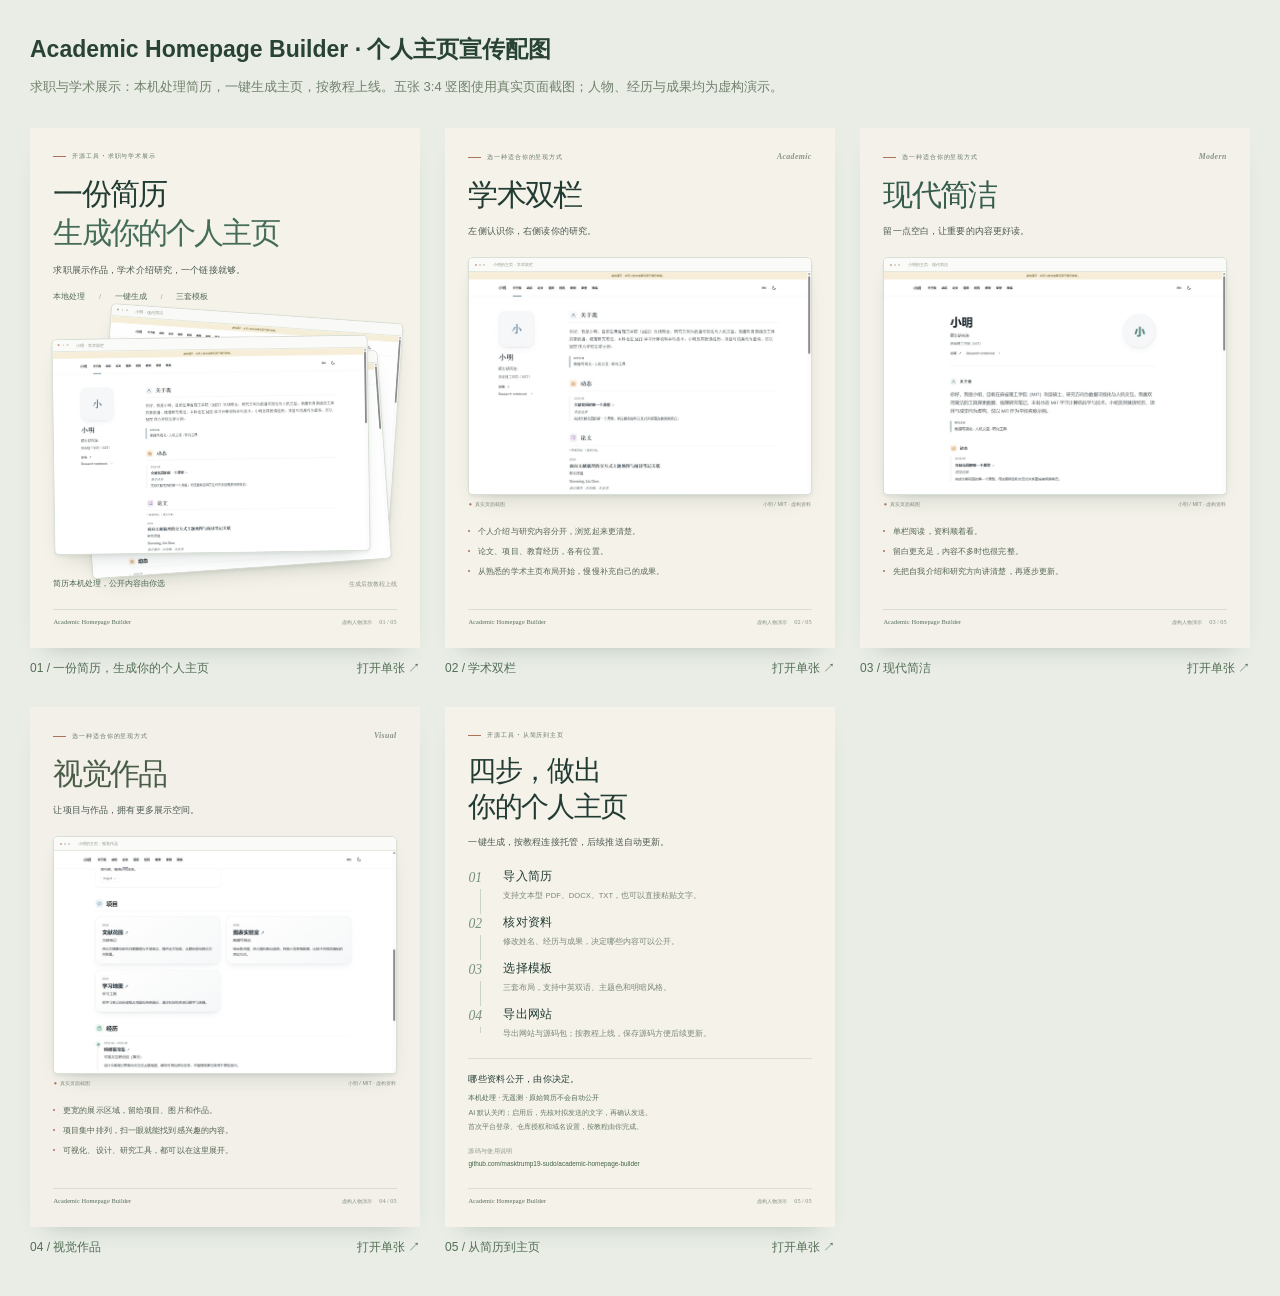
<file: docs/promo/index.html>
<!doctype html>
<html lang="zh-CN"><head><meta charset="utf-8"><meta name="viewport" content="width=device-width,initial-scale=1"><title>宣传配图预览 · Academic Homepage Builder</title><style>
*{box-sizing:border-box}body{margin:0;background:#e9ede6;color:#284234;font-family:"Microsoft YaHei","PingFang SC",sans-serif}header{max-width:1540px;padding:34px 30px 20px;margin:auto}h1{font-size:23px;font-weight:600;margin:0}p{font-size:13px;line-height:1.8;color:#71806c;margin:10px 0 0}.gallery{max-width:1540px;margin:auto;padding:10px 30px 40px;display:grid;grid-template-columns:repeat(3,minmax(0,1fr));gap:30px 25px}article{min-width:0}iframe{display:block;width:100%;aspect-ratio:3/4;border:0;box-shadow:0 12px 24px -18px #27493366;background:#f5f2e9}a{display:flex;justify-content:space-between;margin-top:12px;color:#536e55;text-decoration:none;font-size:12px}a:hover{text-decoration:underline}@media(max-width:1100px){.gallery{grid-template-columns:repeat(2,minmax(0,1fr))}}@media(max-width:650px){.gallery{grid-template-columns:1fr;padding:10px 18px 35px}header{padding:24px 18px 16px}}@media(prefers-reduced-motion:reduce){*{scroll-behavior:auto}}
</style></head><body><header><h1>Academic Homepage Builder · 个人主页宣传配图</h1><p>求职与学术展示：本机处理简历，一键生成主页，按教程上线。五张 3:4 竖图使用真实页面截图；人物、经历与成果均为虚构演示。</p></header><main class="gallery">
<article><iframe src="01-cover.html" title="封面预览"></iframe><a href="01-cover.html"><span>01 / 一份简历，生成你的个人主页</span><span>打开单张 ↗</span></a></article>
<article><iframe src="02-academic.html" title="学术双栏预览"></iframe><a href="02-academic.html"><span>02 / 学术双栏</span><span>打开单张 ↗</span></a></article>
<article><iframe src="03-modern.html" title="现代简洁预览"></iframe><a href="03-modern.html"><span>03 / 现代简洁</span><span>打开单张 ↗</span></a></article>
<article><iframe src="04-visual.html" title="视觉作品预览"></iframe><a href="04-visual.html"><span>04 / 视觉作品</span><span>打开单张 ↗</span></a></article>
<article><iframe src="05-workflow.html" title="流程与隐私说明预览"></iframe><a href="05-workflow.html"><span>05 / 从简历到主页</span><span>打开单张 ↗</span></a></article>
</main></body></html>
</file>
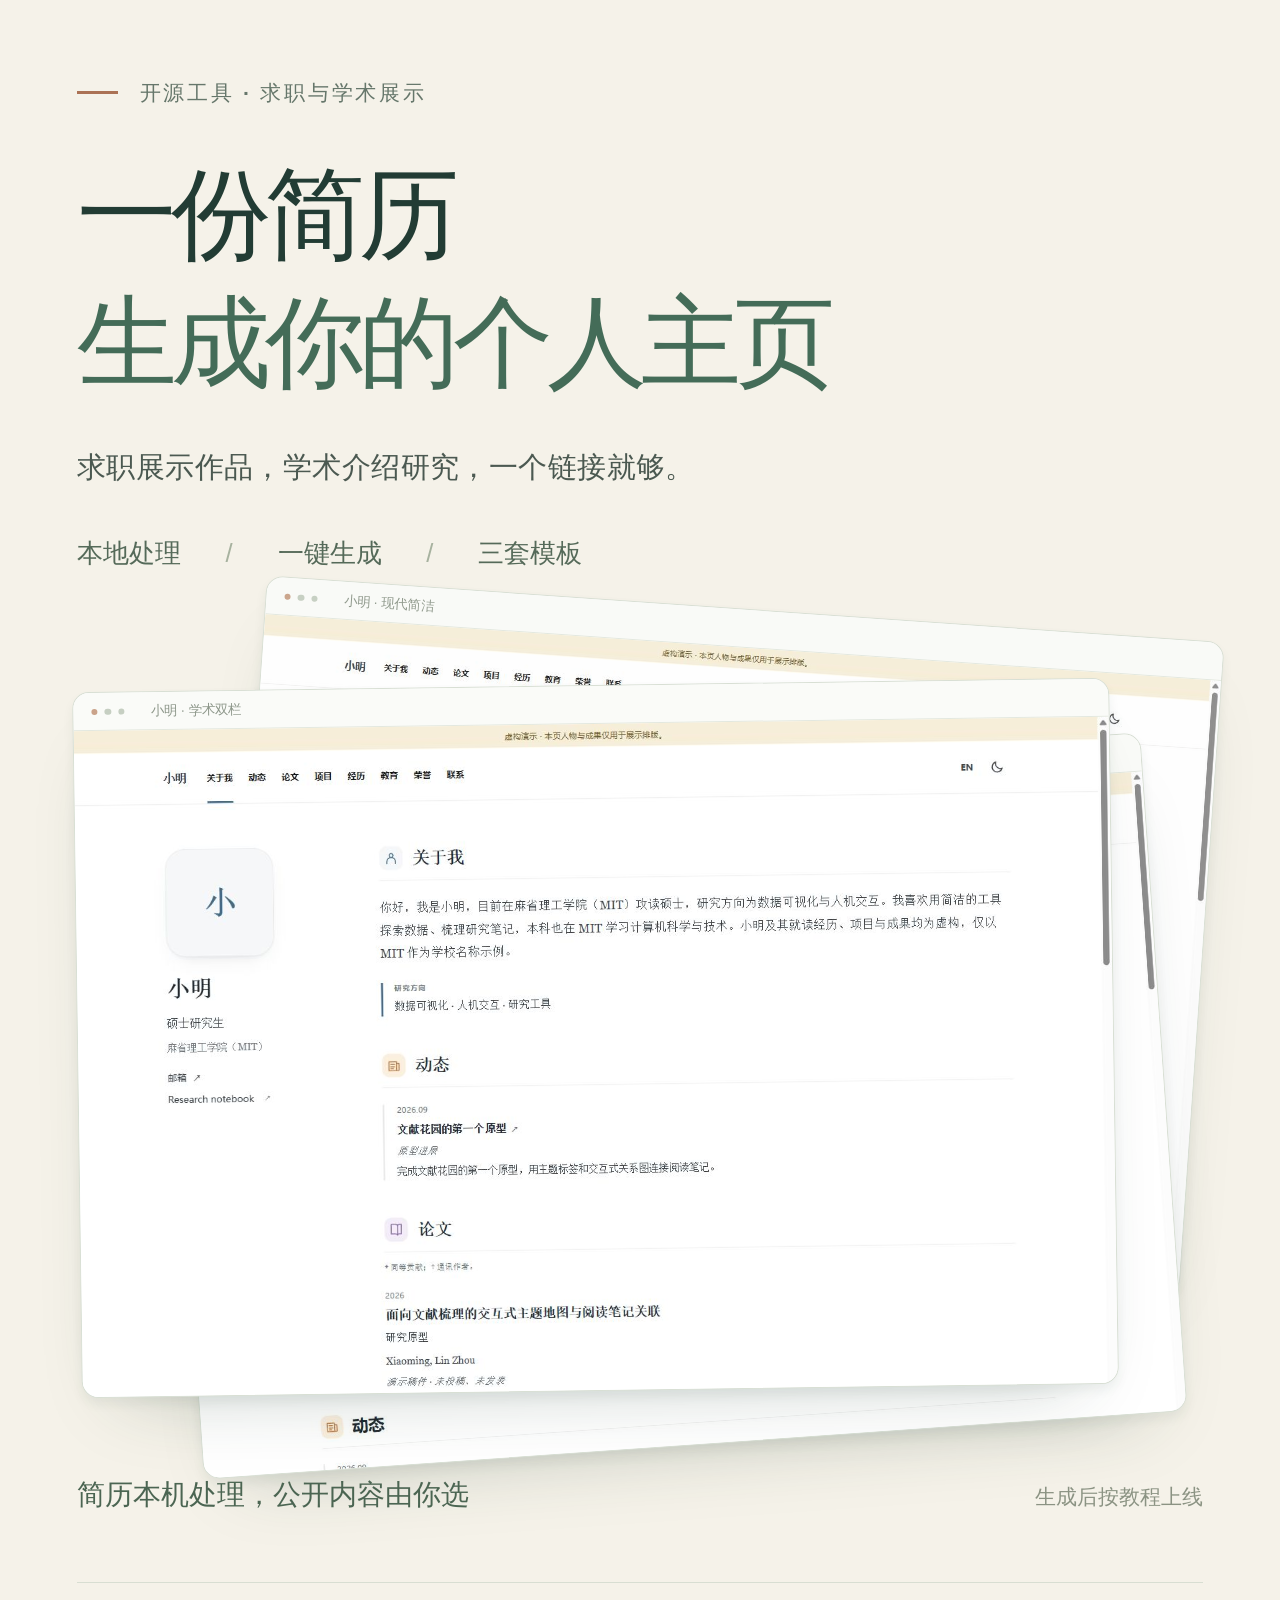
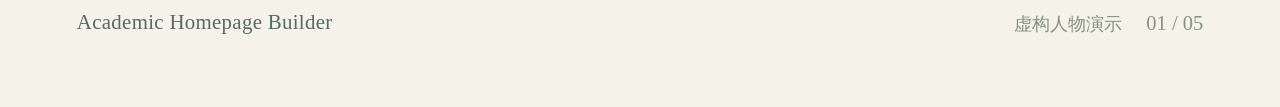
<file: docs/promo/01-cover.html>
<!doctype html>
<html lang="zh-CN"><head><meta charset="utf-8"><meta name="viewport" content="width=device-width,initial-scale=1"><title>一份简历，生成你的个人主页</title><link rel="stylesheet" href="style.css"></head>
<body><main class="poster cover">
  <p class="eyebrow">开源工具 · 求职与学术展示</p>
  <h1>一份简历<br><span>生成你的个人主页</span></h1>
  <p class="deck">求职展示作品，学术介绍研究，一个链接就够。</p>
  <div class="capabilities"><span>本地处理</span><span>一键生成</span><span>三套模板</span></div>
  <div class="cover-showcase" aria-label="小明的三套真实主页预览，人物与经历均为虚构演示">
    <figure class="browser back"><div class="browser-bar"><i></i><i></i><i></i><span>小明 · 现代简洁</span></div><img src="../screenshots/xiaoming-modern-zh.jpg" alt="小明的现代简洁主页真实截图"></figure>
    <figure class="browser middle"><div class="browser-bar"><i></i><i></i><i></i><span>小明 · 视觉作品</span></div><img src="../screenshots/xiaoming-visual-zh.jpg" alt="小明的视觉作品主页真实截图"></figure>
    <figure class="browser front"><div class="browser-bar"><i></i><i></i><i></i><span>小明 · 学术双栏</span></div><img src="../screenshots/xiaoming-academic-zh.jpg" alt="小明的学术双栏主页真实截图；学校名称使用麻省理工学院（MIT），人物与经历均为虚构演示"></figure>
  </div>
  <p class="cover-note"><span class="note-title">简历本机处理，公开内容由你选</span><span class="note-subtitle">生成后按教程上线</span></p>
  <footer class="footer"><span class="product">Academic Homepage Builder</span><span class="fiction">虚构人物演示 <span class="page-number">01 / 05</span></span></footer>
</main></body></html>
</file>
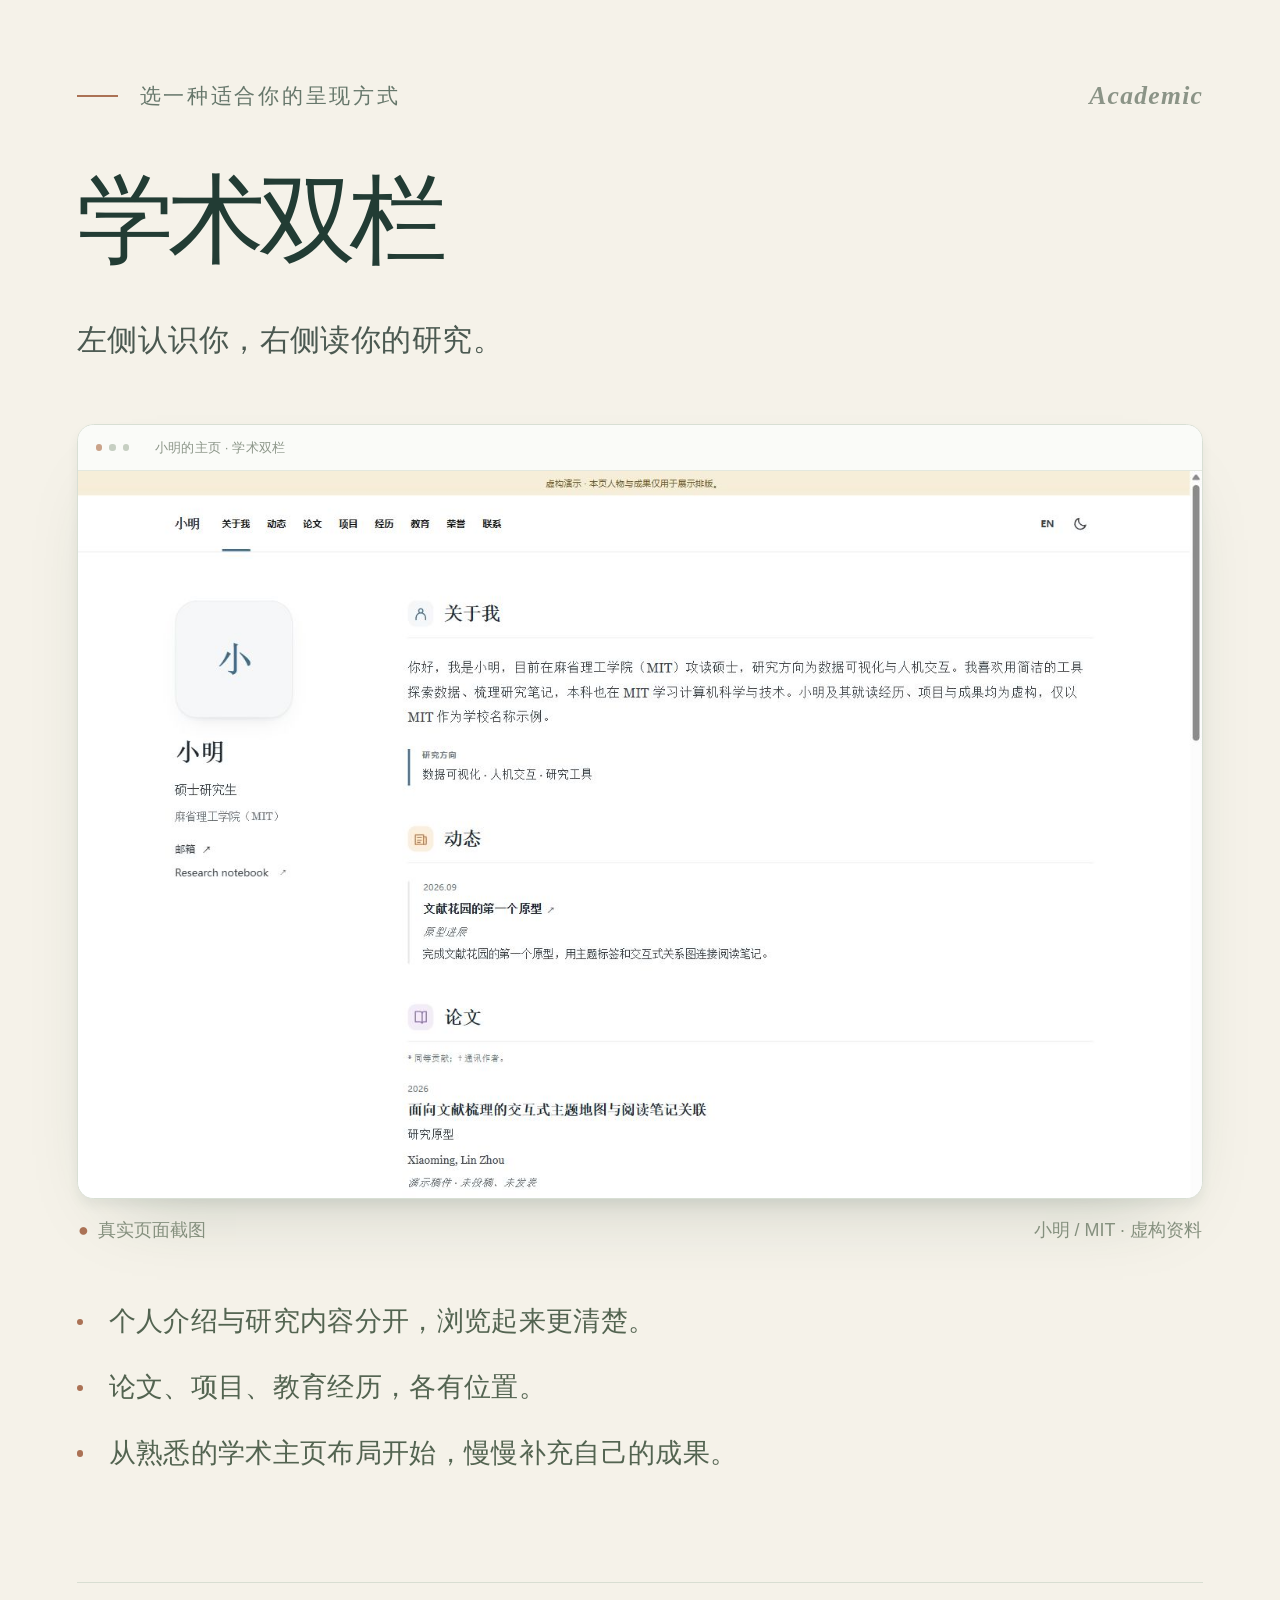
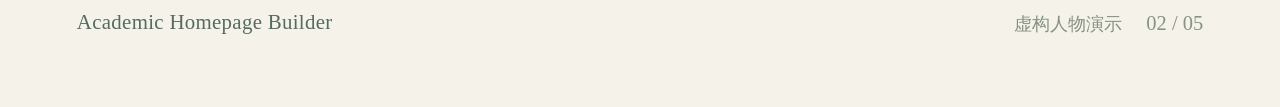
<file: docs/promo/02-academic.html>
<!doctype html>
<html lang="zh-CN"><head><meta charset="utf-8"><meta name="viewport" content="width=device-width,initial-scale=1"><title>学术双栏 · Academic Homepage Builder</title><link rel="stylesheet" href="style.css"></head>
<body><main class="poster template academic-poster">
  <p class="eyebrow">选一种适合你的呈现方式 <span class="edition">Academic</span></p>
  <h1>学术双栏</h1>
  <p class="deck">左侧认识你，右侧读你的研究。</p>
  <figure class="screen"><div class="browser"><div class="browser-bar"><i></i><i></i><i></i><span>小明的主页 · 学术双栏</span></div><img src="../screenshots/xiaoming-academic-zh.jpg" alt="小明的学术双栏主页，含个人介绍、研究方向、动态与论文"></div><figcaption class="screen-caption"><span><span class="dot">●</span>真实页面截图</span><span>小明 / MIT · 虚构资料</span></figcaption></figure>
  <ul class="notes"><li>个人介绍与研究内容分开，浏览起来更清楚。</li><li>论文、项目、教育经历，各有位置。</li><li>从熟悉的学术主页布局开始，慢慢补充自己的成果。</li></ul>
  <footer class="footer"><span class="product">Academic Homepage Builder</span><span class="fiction">虚构人物演示 <span class="page-number">02 / 05</span></span></footer>
</main></body></html>
</file>
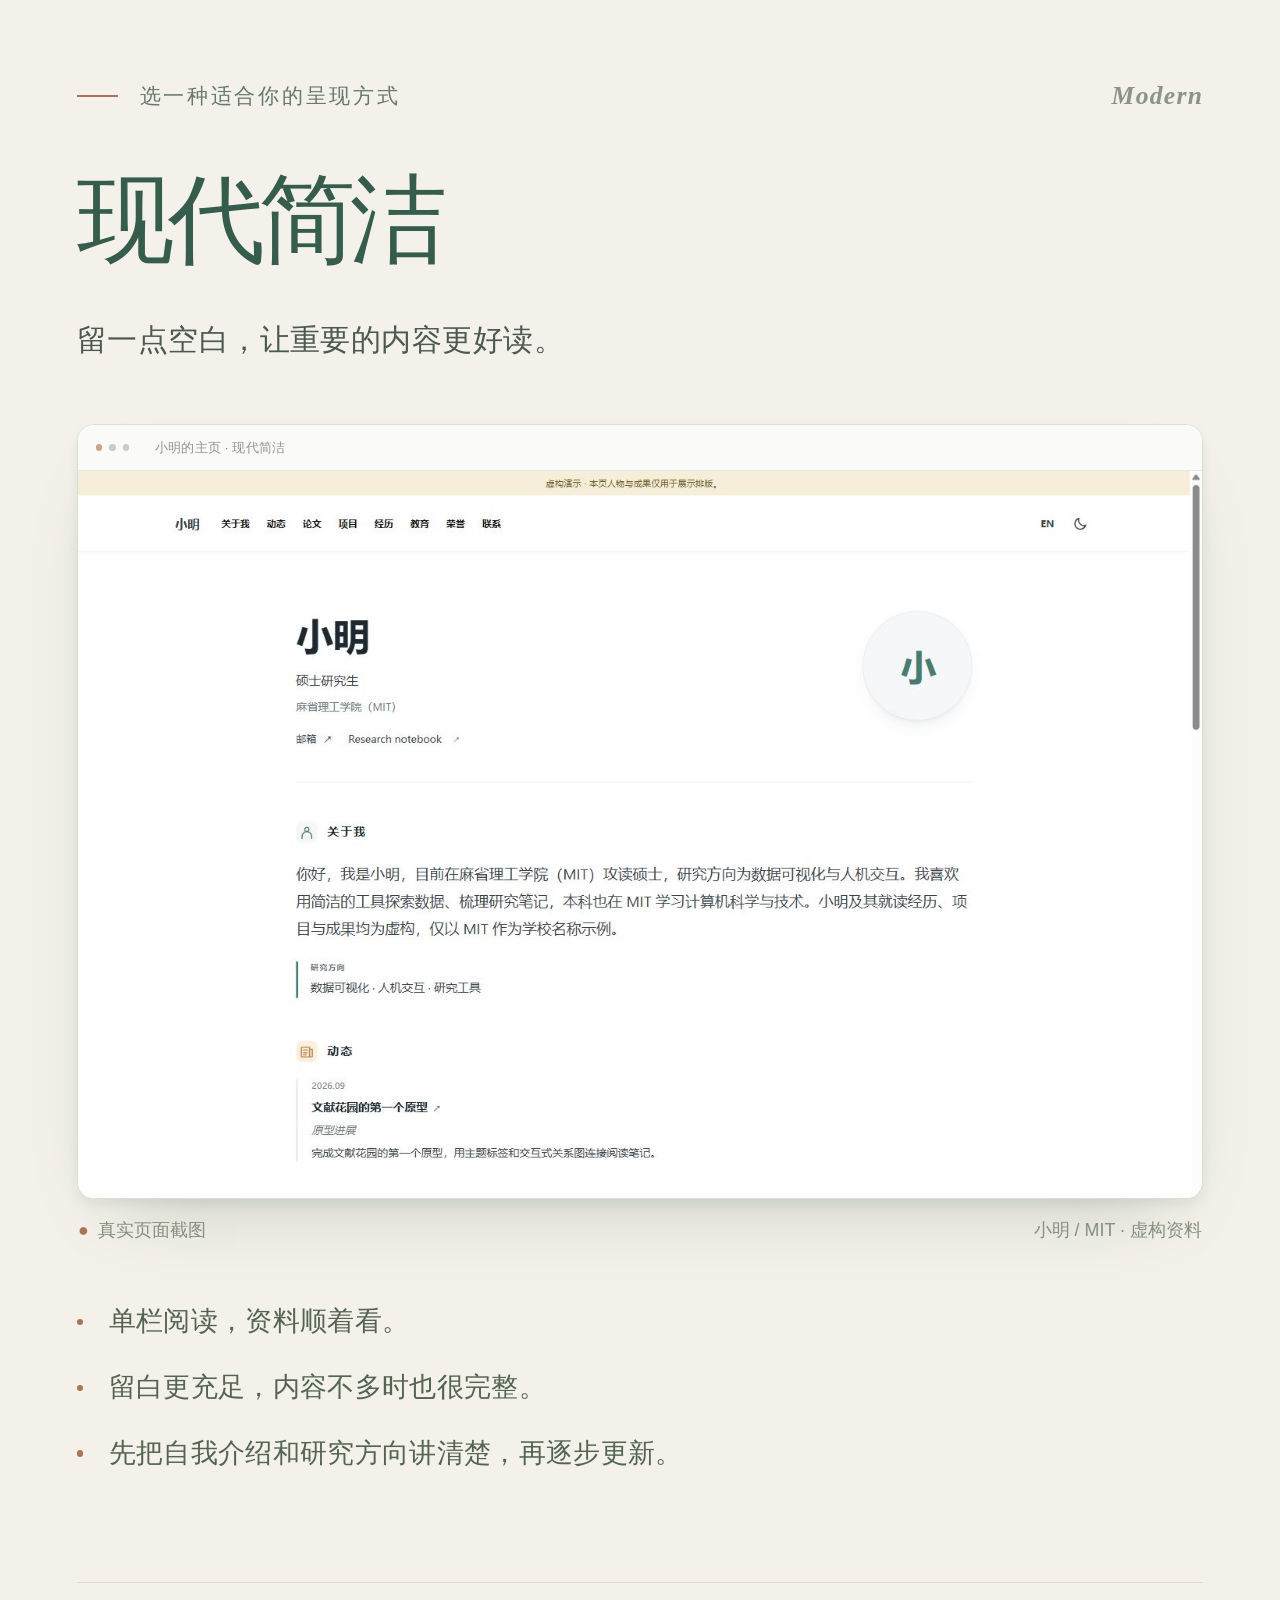
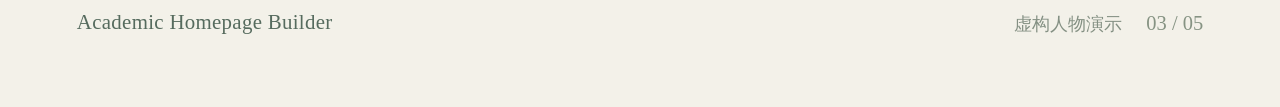
<file: docs/promo/03-modern.html>
<!doctype html>
<html lang="zh-CN"><head><meta charset="utf-8"><meta name="viewport" content="width=device-width,initial-scale=1"><title>现代简洁 · Academic Homepage Builder</title><link rel="stylesheet" href="style.css"></head>
<body><main class="poster template modern-poster">
  <p class="eyebrow">选一种适合你的呈现方式 <span class="edition">Modern</span></p>
  <h1>现代简洁</h1>
  <p class="deck">留一点空白，让重要的内容更好读。</p>
  <figure class="screen"><div class="browser"><div class="browser-bar"><i></i><i></i><i></i><span>小明的主页 · 现代简洁</span></div><img src="../screenshots/xiaoming-modern-zh.jpg" alt="小明的现代简洁主页，以单栏布局展示介绍与研究内容"></div><figcaption class="screen-caption"><span><span class="dot">●</span>真实页面截图</span><span>小明 / MIT · 虚构资料</span></figcaption></figure>
  <ul class="notes"><li>单栏阅读，资料顺着看。</li><li>留白更充足，内容不多时也很完整。</li><li>先把自我介绍和研究方向讲清楚，再逐步更新。</li></ul>
  <footer class="footer"><span class="product">Academic Homepage Builder</span><span class="fiction">虚构人物演示 <span class="page-number">03 / 05</span></span></footer>
</main></body></html>
</file>
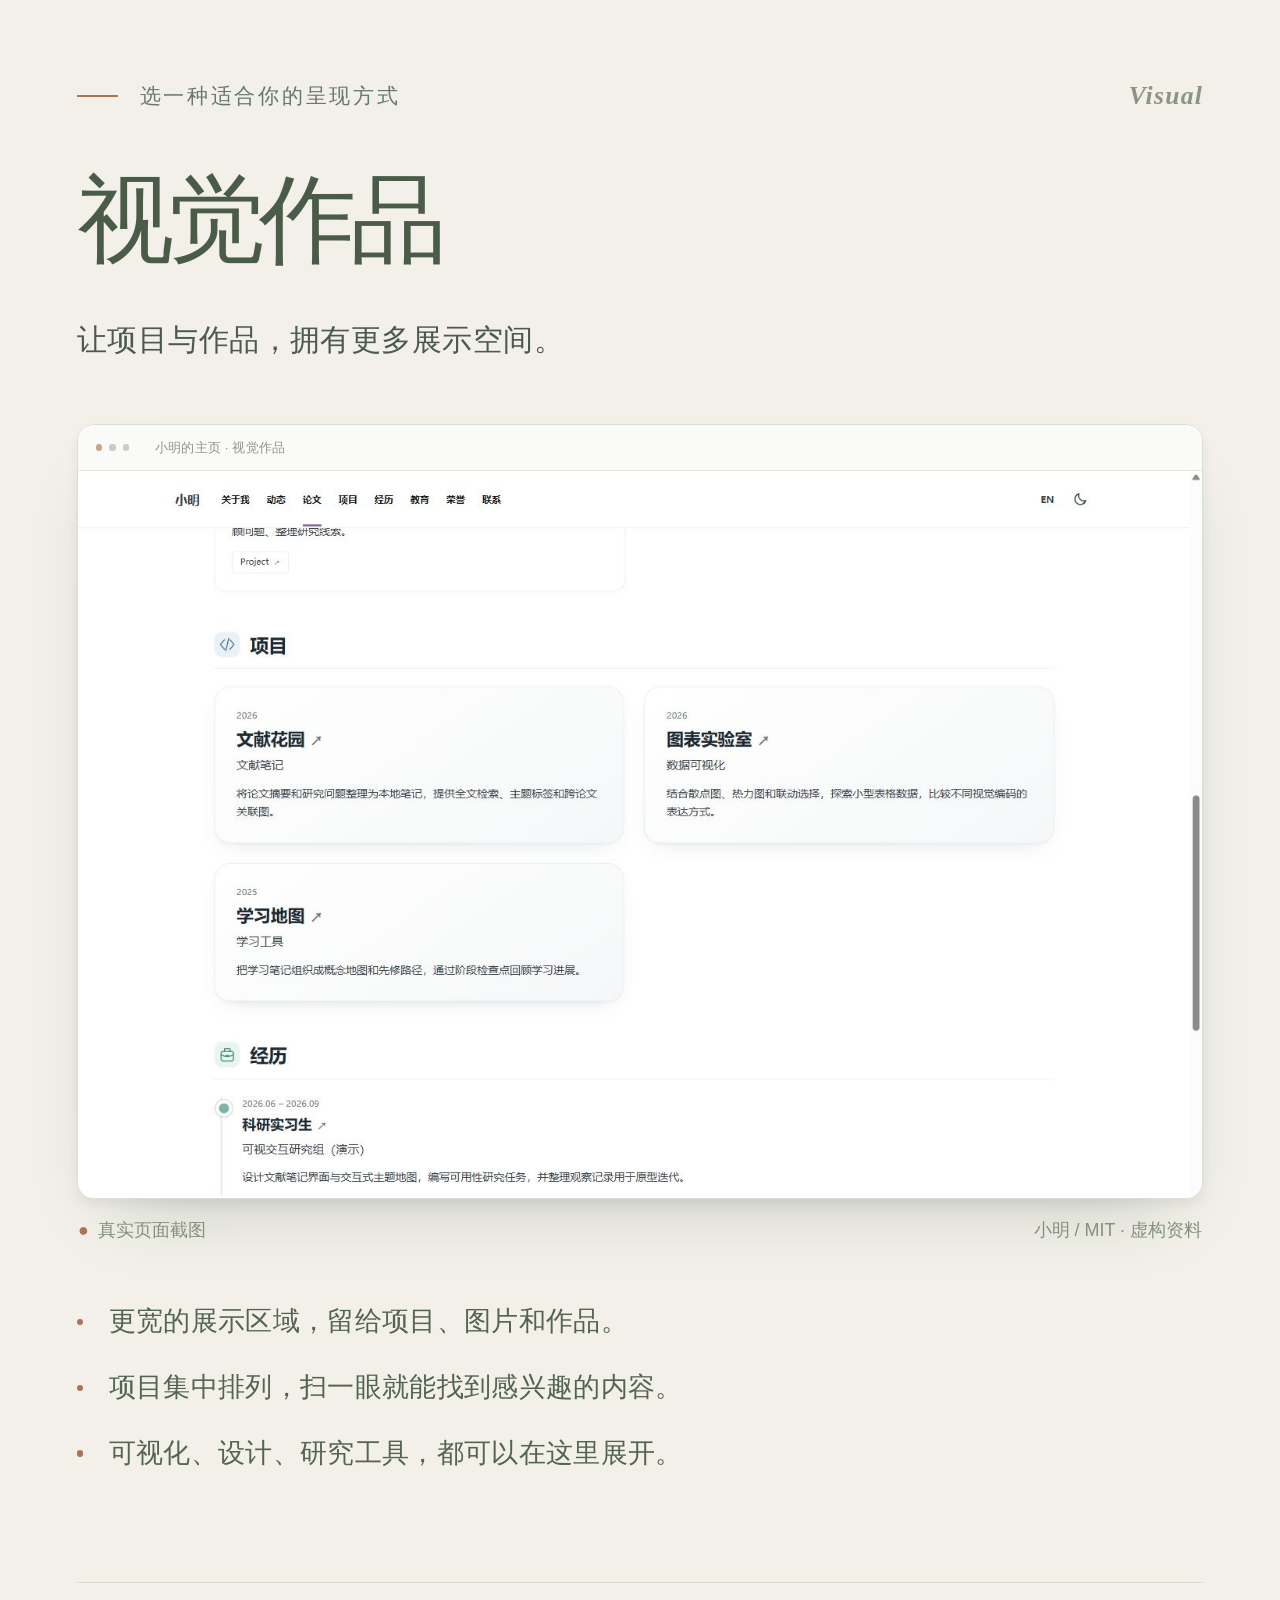
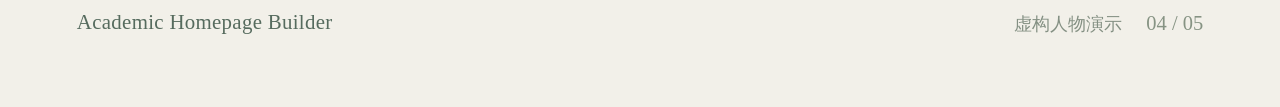
<file: docs/promo/04-visual.html>
<!doctype html>
<html lang="zh-CN"><head><meta charset="utf-8"><meta name="viewport" content="width=device-width,initial-scale=1"><title>视觉作品 · Academic Homepage Builder</title><link rel="stylesheet" href="style.css"></head>
<body><main class="poster template visual-poster">
  <p class="eyebrow">选一种适合你的呈现方式 <span class="edition">Visual</span></p>
  <h1>视觉作品</h1>
  <p class="deck">让项目与作品，拥有更多展示空间。</p>
  <figure class="screen"><div class="browser"><div class="browser-bar"><i></i><i></i><i></i><span>小明的主页 · 视觉作品</span></div><img src="../screenshots/xiaoming-visual-projects-zh.jpg" alt="小明的视觉作品主页项目区，真实展示项目卡片与研究工作"></div><figcaption class="screen-caption"><span><span class="dot">●</span>真实页面截图</span><span>小明 / MIT · 虚构资料</span></figcaption></figure>
  <ul class="notes"><li>更宽的展示区域，留给项目、图片和作品。</li><li>项目集中排列，扫一眼就能找到感兴趣的内容。</li><li>可视化、设计、研究工具，都可以在这里展开。</li></ul>
  <footer class="footer"><span class="product">Academic Homepage Builder</span><span class="fiction">虚构人物演示 <span class="page-number">04 / 05</span></span></footer>
</main></body></html>
</file>
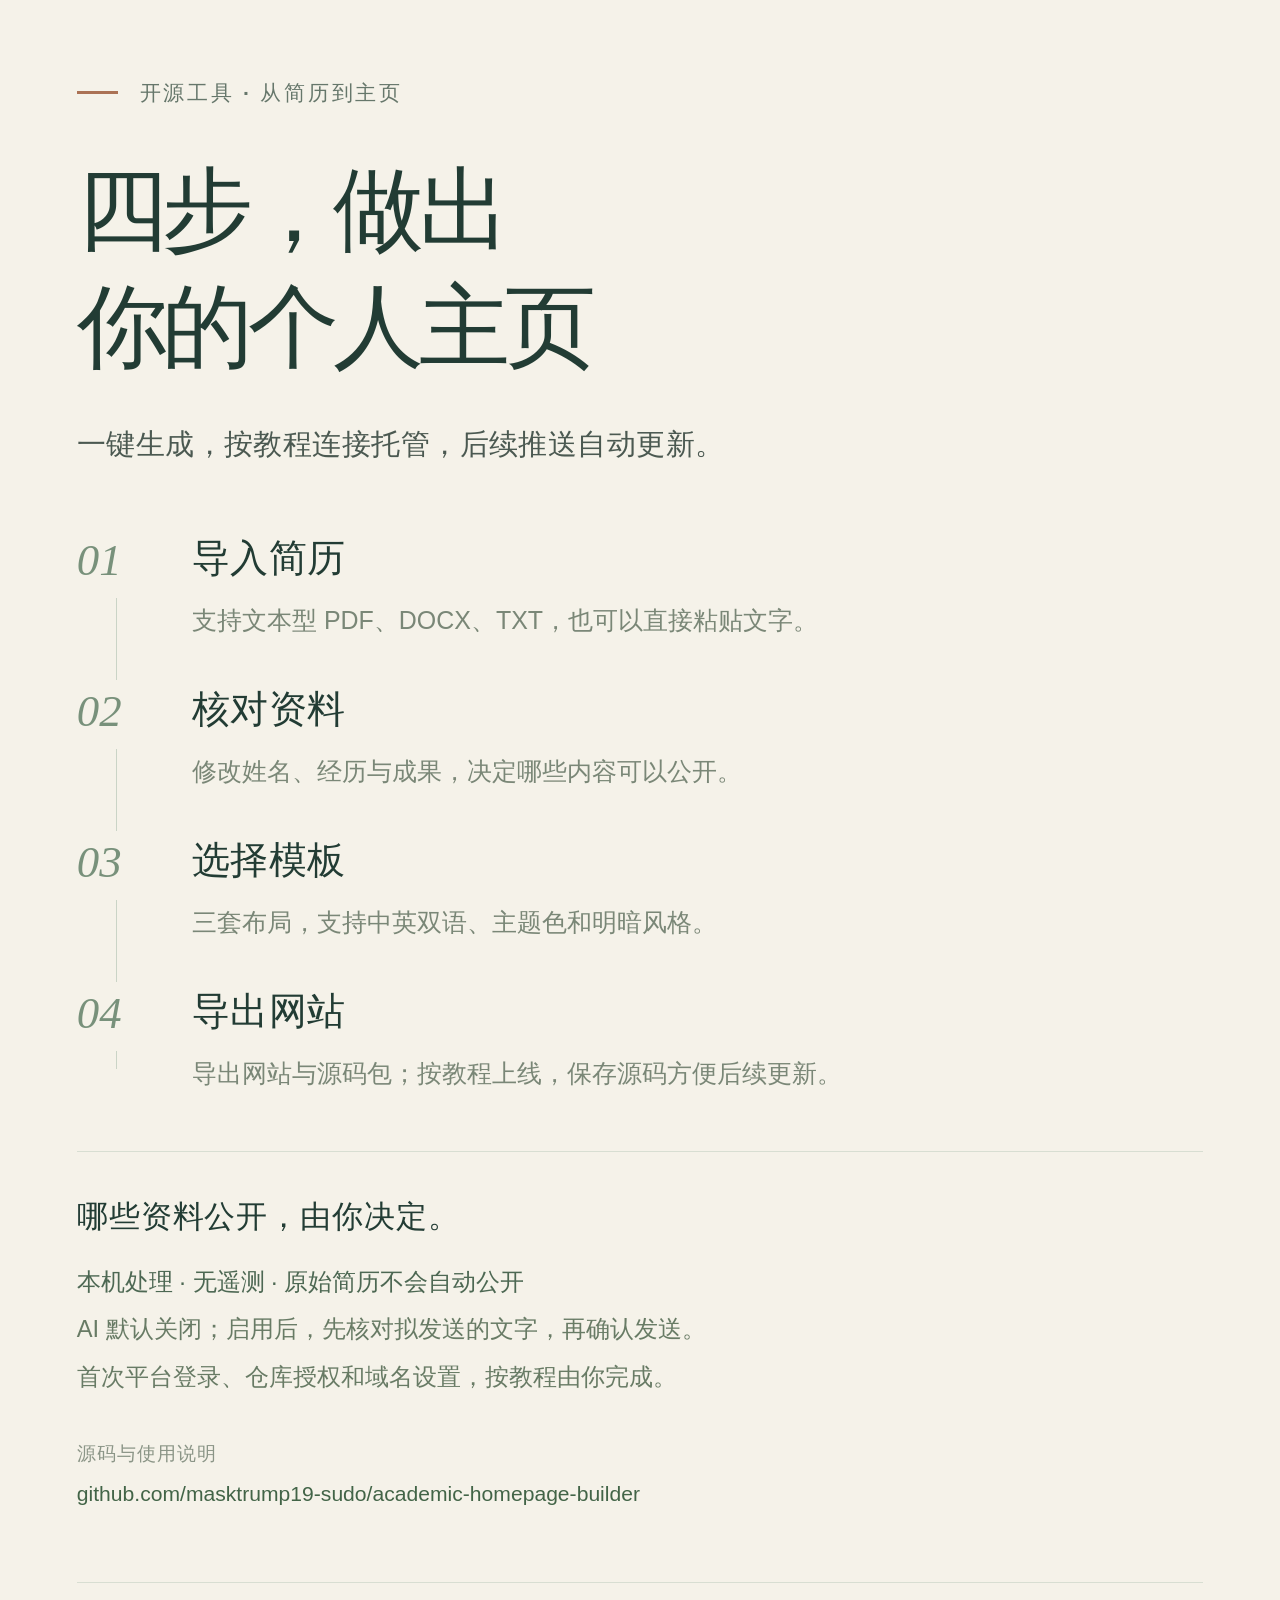
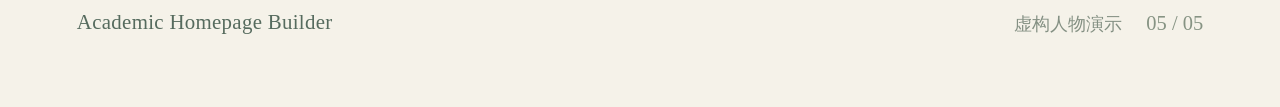
<file: docs/promo/05-workflow.html>
<!doctype html>
<html lang="zh-CN"><head><meta charset="utf-8"><meta name="viewport" content="width=device-width,initial-scale=1"><title>从简历到主页 · Academic Homepage Builder</title><link rel="stylesheet" href="style.css"></head>
<body><main class="poster workflow">
  <p class="eyebrow">开源工具 · 从简历到主页</p>
  <h1>四步，做出<br>你的个人主页</h1>
  <p class="deck">一键生成，按教程连接托管，后续推送自动更新。</p>
  <ol class="workflow-steps">
    <li><span class="step-number">01</span><div class="step-copy"><h2>导入简历</h2><p>支持文本型 PDF、DOCX、TXT，也可以直接粘贴文字。</p></div></li>
    <li><span class="step-number">02</span><div class="step-copy"><h2>核对资料</h2><p>修改姓名、经历与成果，决定哪些内容可以公开。</p></div></li>
    <li><span class="step-number">03</span><div class="step-copy"><h2>选择模板</h2><p>三套布局，支持中英双语、主题色和明暗风格。</p></div></li>
    <li><span class="step-number">04</span><div class="step-copy"><h2>导出网站</h2><p>导出网站与源码包；按教程上线，保存源码方便后续更新。</p></div></li>
  </ol>
  <section class="privacy-note"><h2>哪些资料公开，由你决定。</h2><div class="privacy-lines"><p class="lead">本机处理 · 无遥测 · 原始简历不会自动公开</p><p>AI 默认关闭；启用后，先核对拟发送的文字，再确认发送。</p><p>首次平台登录、仓库授权和域名设置，按教程由你完成。</p></div></section>
  <p class="repo-link"><span>源码与使用说明</span><a href="https://github.com/masktrump19-sudo/academic-homepage-builder">github.com/masktrump19-sudo/<wbr>academic-homepage-builder</a></p>
  <footer class="footer"><span class="product">Academic Homepage Builder</span><span class="fiction">虚构人物演示 <span class="page-number">05 / 05</span></span></footer>
</main></body></html>
</file>
<file: docs/promo/style.css>
/* Original promotional layouts. Local system fonts; no external resources. */
:root{--paper:#f5f2e9;--ink:#223c34;--text:#4b5951;--quiet:#7d867b;--line:#d8ded2;--clay:#ab7255;font-family:"Microsoft YaHei","PingFang SC","Noto Sans CJK SC",sans-serif;font-synthesis:none;color:var(--ink);background:var(--paper)}
*{box-sizing:border-box}html{margin:0;width:100%;background:var(--paper)}body{margin:0;width:100%;aspect-ratio:3/4}h1,h2,p,figure,ol,ul{margin:0}a{color:inherit}img{display:block;max-width:100%}.poster{width:100%;height:133.333333vw;aspect-ratio:3/4;position:relative;overflow:hidden;padding:6vw;background:var(--paper)}
.eyebrow{display:flex;align-items:center;gap:1.7vw;color:#66776b;font-size:1.65vw;font-weight:600;line-height:1.5;letter-spacing:.13em}.eyebrow::before{content:"";display:block;width:3.2vw;height:.22vw;background:var(--clay)}.eyebrow .edition{margin-left:auto;letter-spacing:.05em;font-family:Georgia,serif;font-style:italic;font-size:2vw;color:#8b9487}
h1{font-size:7.25vw;font-weight:700;letter-spacing:-.06em;line-height:1.29}.deck{font-size:2.35vw;line-height:1.85;color:var(--text);letter-spacing:.015em}.footer{position:absolute;left:6vw;right:6vw;bottom:5.4vw;border-top:1px solid var(--line);padding-top:2vw;display:flex;align-items:center;justify-content:space-between;gap:2vw;font-size:1.4vw;line-height:1.4;color:#849083}.footer .product{font-family:Georgia,"Times New Roman",serif;font-size:1.63vw;letter-spacing:.015em;color:#566b5e}.footer .fiction{white-space:nowrap}.footer .page-number{font-family:Georgia,serif;color:#869383;margin-left:1.5vw;font-size:1.6vw}
.browser{border:1px solid #d8dfd4;border-radius:1.3vw;overflow:hidden;background:#fff;box-shadow:0 .5vw .8vw #233d3010,0 2.8vw 6vw -3.3vw #233d3045}.browser-bar{height:3.55vw;display:flex;align-items:center;gap:.55vw;border-bottom:1px solid #e3e8df;padding:0 1.4vw;background:#fafbf8;color:#8c9689;font-size:1.05vw;letter-spacing:.01em}.browser-bar i{display:block;width:.5vw;height:.5vw;border-radius:50%;background:#c6cfc2}.browser-bar i:first-child{background:#caa38a}.browser-bar span{margin-left:1.5vw}.browser img{width:100%;object-fit:cover;object-position:top}.screen-caption{display:flex;justify-content:space-between;gap:1.5vw;color:#85907e;font-size:1.4vw;line-height:1.6;margin-top:1.35vw}.screen-caption .dot{color:var(--clay);margin-right:.7vw}
/* Cover: the screenshots remain real page captures, layered like paper. */
.cover h1{margin-top:3.3vw;font-size:7.8vw;line-height:1.28}.cover h1 span{color:#446c58}.cover .deck{margin-top:2.7vw;font-size:2.25vw;max-width:79vw}.cover .capabilities{margin-top:3.3vw;display:flex;gap:3.5vw;align-items:center;font-size:2vw;font-weight:500;color:#556a59}.capabilities span+span::before{content:"/";margin-right:3.5vw;color:#a7b29f;font-weight:300}.cover-showcase{position:absolute;left:6vw;right:6vw;top:47.5vw;height:65.5vw}.cover-showcase .browser{position:absolute}.cover-showcase .browser-bar{height:3vw}.cover-showcase .browser img{height:52vw}.cover-showcase .back{top:0;right:0;width:75vw;transform:rotate(4deg);opacity:.96}.cover-showcase .back img{height:48vw}.cover-showcase .middle{bottom:0;right:3vw;width:77vw;transform:rotate(-4deg)}.cover-showcase .middle img{height:50vw}.cover-showcase .front{top:6vw;left:0;width:81vw;transform:rotate(-.8deg);z-index:2}.cover-note{position:absolute;left:6vw;right:6vw;bottom:15.1vw;display:flex;justify-content:space-between;align-items:baseline;gap:2vw}.cover-note .note-title{font-size:2.15vw;font-weight:500;color:#4b6552}.cover-note .note-subtitle{font-size:1.65vw;color:#8b9383}
/* Three template studies: one large page capture, then quiet editorial notes. */
.template h1{margin-top:3.3vw;font-size:7.6vw}.template .deck{margin-top:2.3vw;max-width:85vw}.template .screen{margin-top:4.4vw}.template .browser img{height:56.8vw}.template .notes{list-style:none;padding:0;margin-top:4.2vw;display:flex;flex-direction:column;gap:1.6vw}.template .notes li{display:flex;gap:2vw;align-items:baseline;font-size:2.14vw;line-height:1.65;letter-spacing:.012em;color:#536451}.template .notes li::before{content:"";width:.5vw;height:.5vw;border-radius:50%;background:var(--clay);flex:0 0 .5vw;position:relative;top:-.4vw}.template .screen-caption{padding:0 .1vw}.modern-poster{--paper:#f3f1e9}.modern-poster h1{color:#355c4c}.visual-poster{--paper:#f2f0e9}.visual-poster h1{color:#4a5c47}
/* Workflow: no credential collection or promise of automatic account setup. */
.workflow h1{margin-top:3.3vw;font-size:7.1vw}.workflow .deck{margin-top:2.5vw;font-size:2.3vw}.workflow-steps{list-style:none;padding:0;margin-top:4.5vw;position:relative;display:flex;flex-direction:column;gap:0}.workflow-steps::before{content:"";position:absolute;top:3vw;bottom:5vw;left:3.05vw;width:1px;background:#cad4c6}.workflow-steps li{position:relative;display:grid;grid-template-columns:9vw minmax(0,1fr);min-height:11.8vw}.step-number{font-family:Georgia,serif;font-size:3.5vw;line-height:1.4;font-style:italic;color:#78917b;background:var(--paper);height:5.4vw;width:6.3vw;z-index:1}.step-copy h2{font-size:2.95vw;line-height:1.55;font-weight:600;letter-spacing:.01em}.step-copy p{font-size:1.95vw;line-height:1.8;color:#7a8777;margin-top:.8vw;max-width:74vw}.privacy-note{margin-top:1.4vw;padding-top:3.3vw;border-top:1px solid var(--line)}.privacy-note h2{font-size:2.4vw;font-weight:600;line-height:1.5;letter-spacing:.03em}.privacy-lines{margin-top:1.5vw;font-size:1.85vw;line-height:1.9;color:#687b65}.privacy-lines p+p{margin-top:.2vw}.privacy-lines .lead{color:#4d6853}.repo-link{margin-top:3.2vw;display:flex;flex-direction:column;gap:.8vw}.repo-link>span{font-size:1.5vw;color:#8b9587;letter-spacing:.05em}.repo-link a{font-size:1.65vw;line-height:1.65;color:#426447;text-decoration:none;overflow-wrap:anywhere;word-break:break-word;font-family:"Segoe UI",sans-serif;max-width:86vw}
@media print{html,body{print-color-adjust:exact;-webkit-print-color-adjust:exact}.poster{break-after:page}}
html{scrollbar-width:none}html::-webkit-scrollbar{display:none}
</file>
